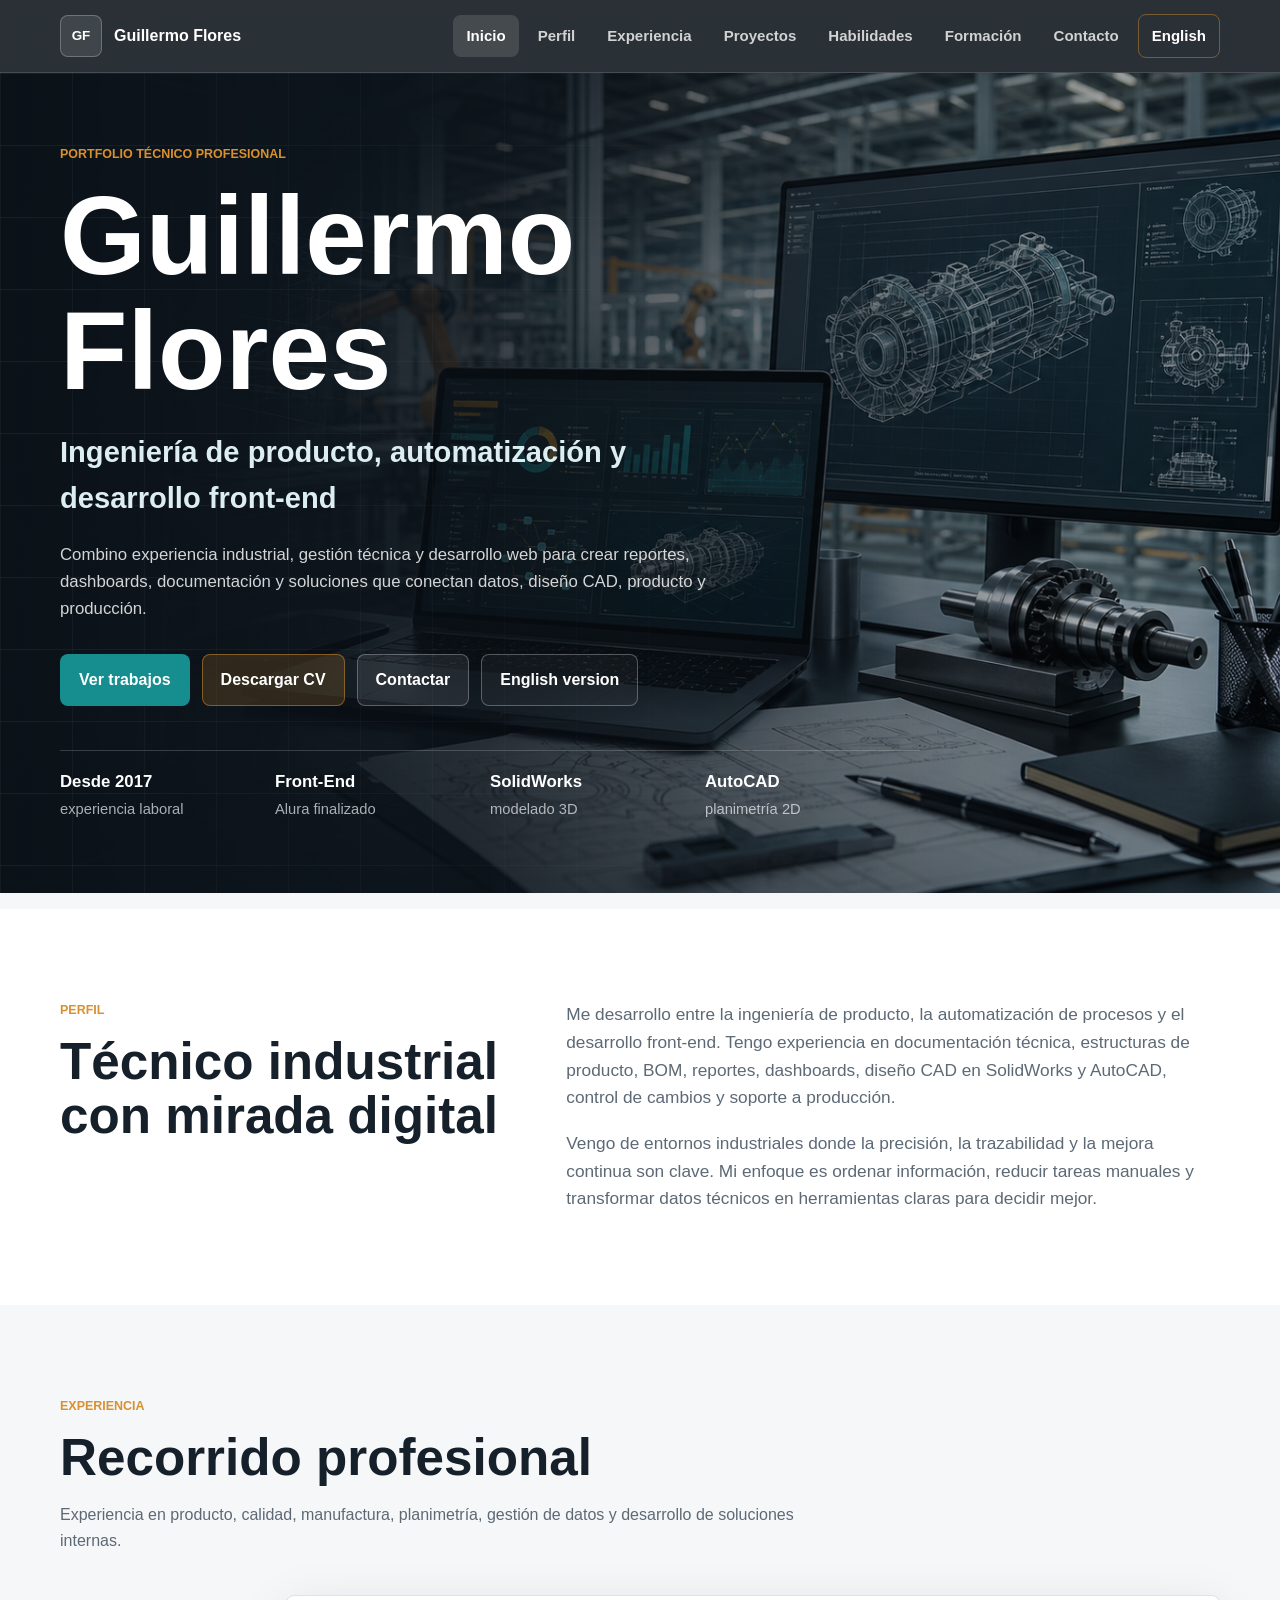
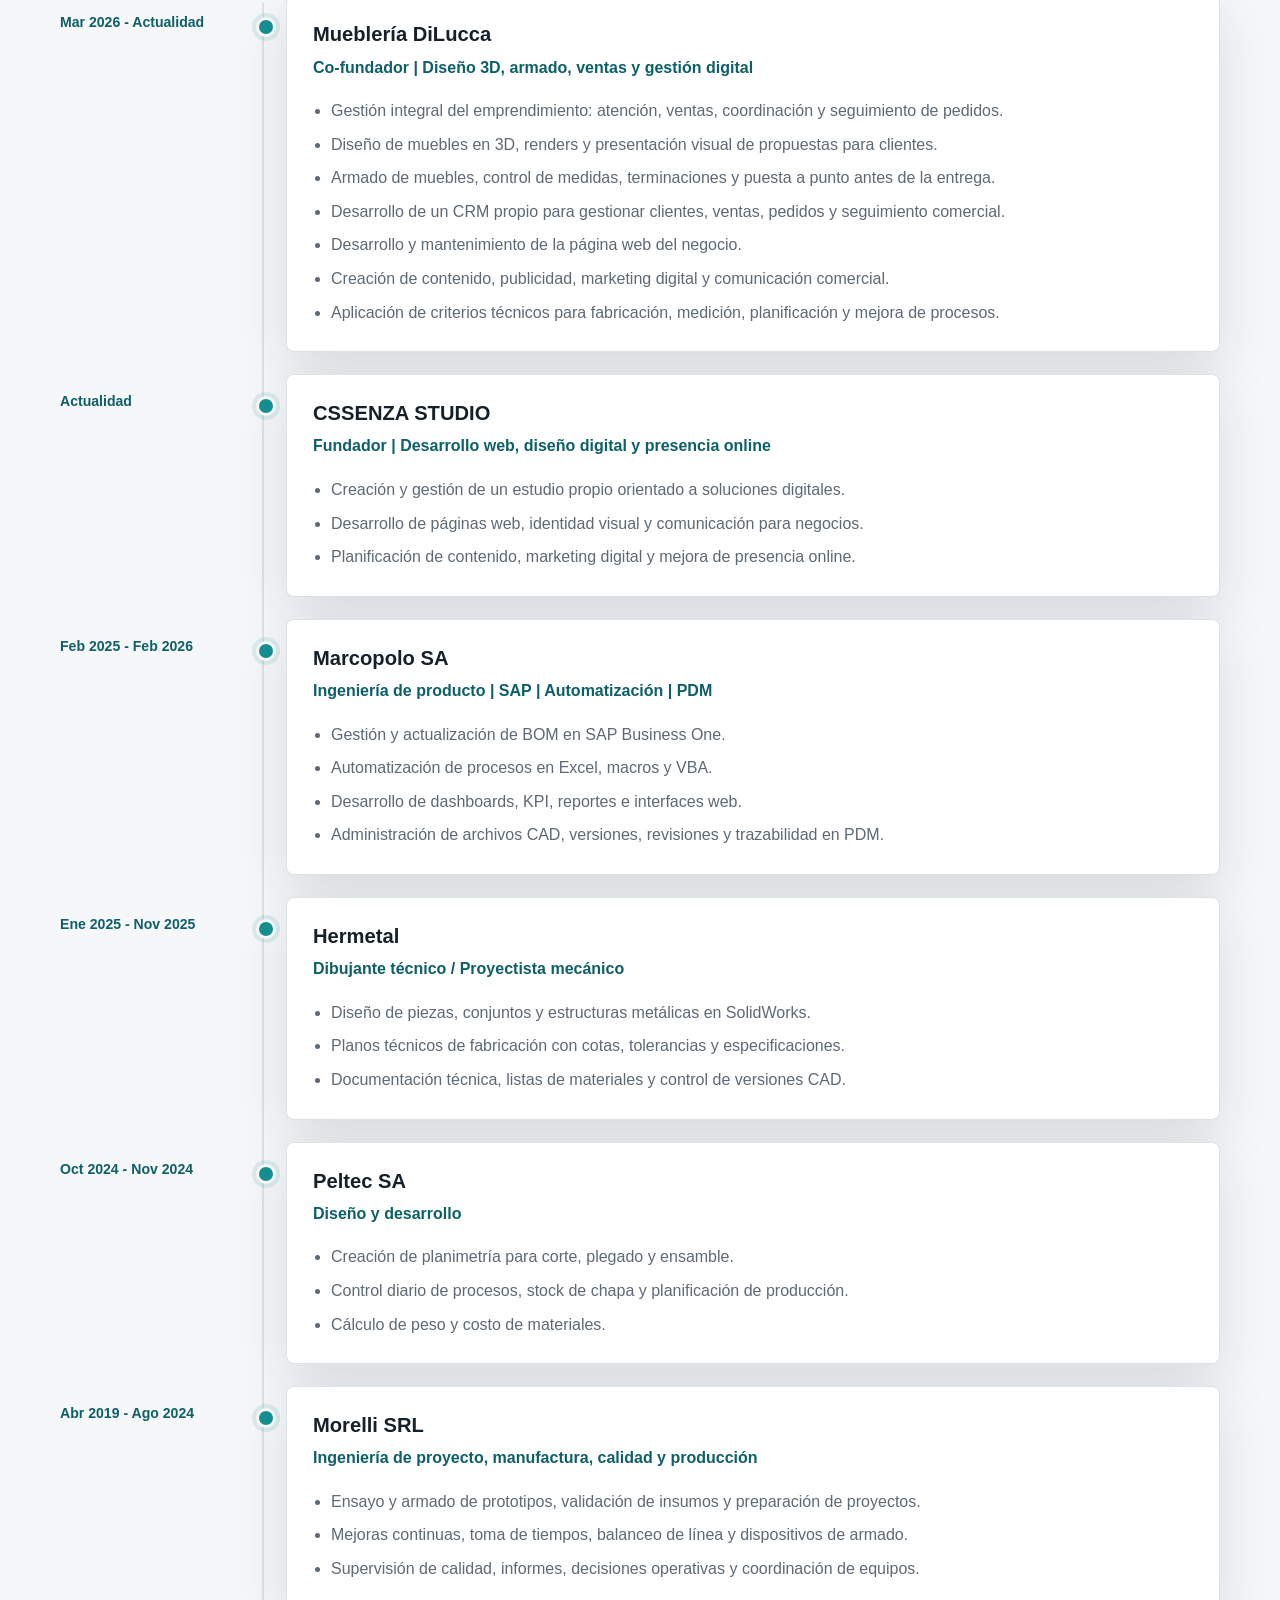
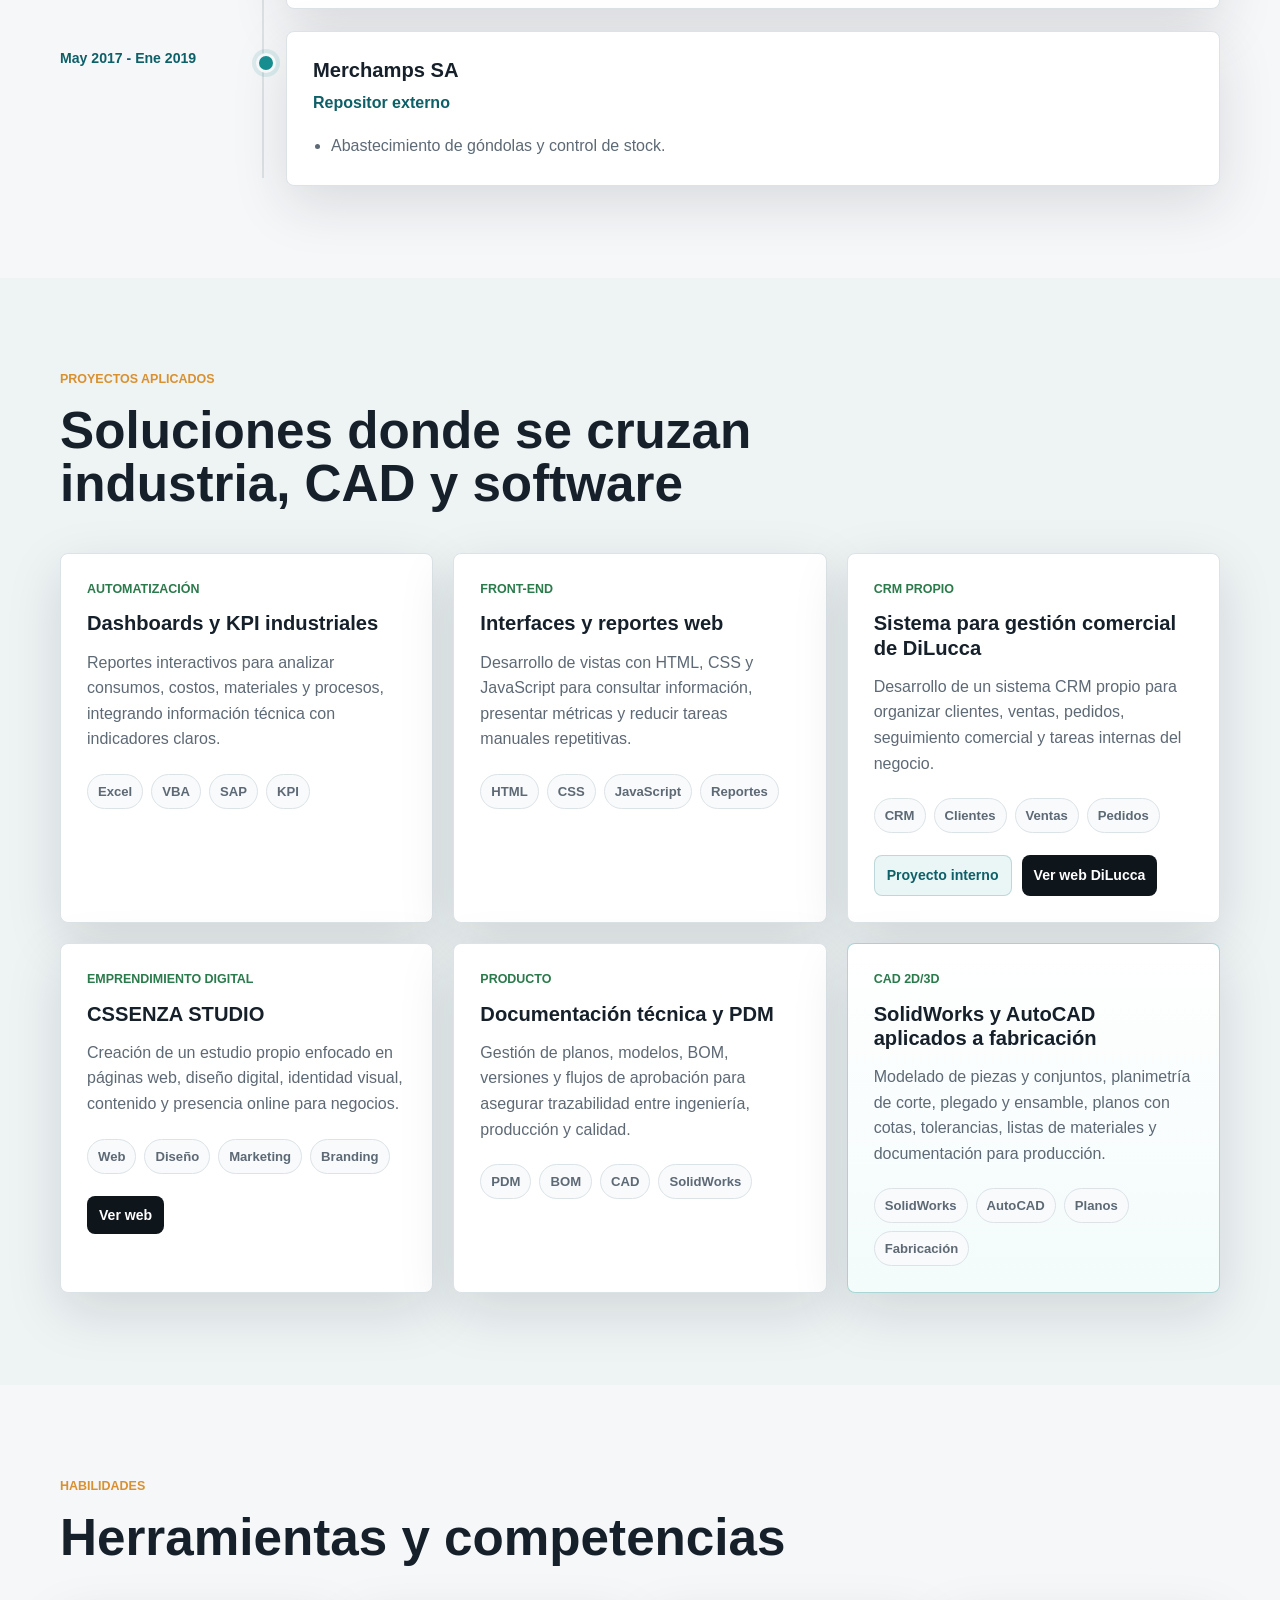
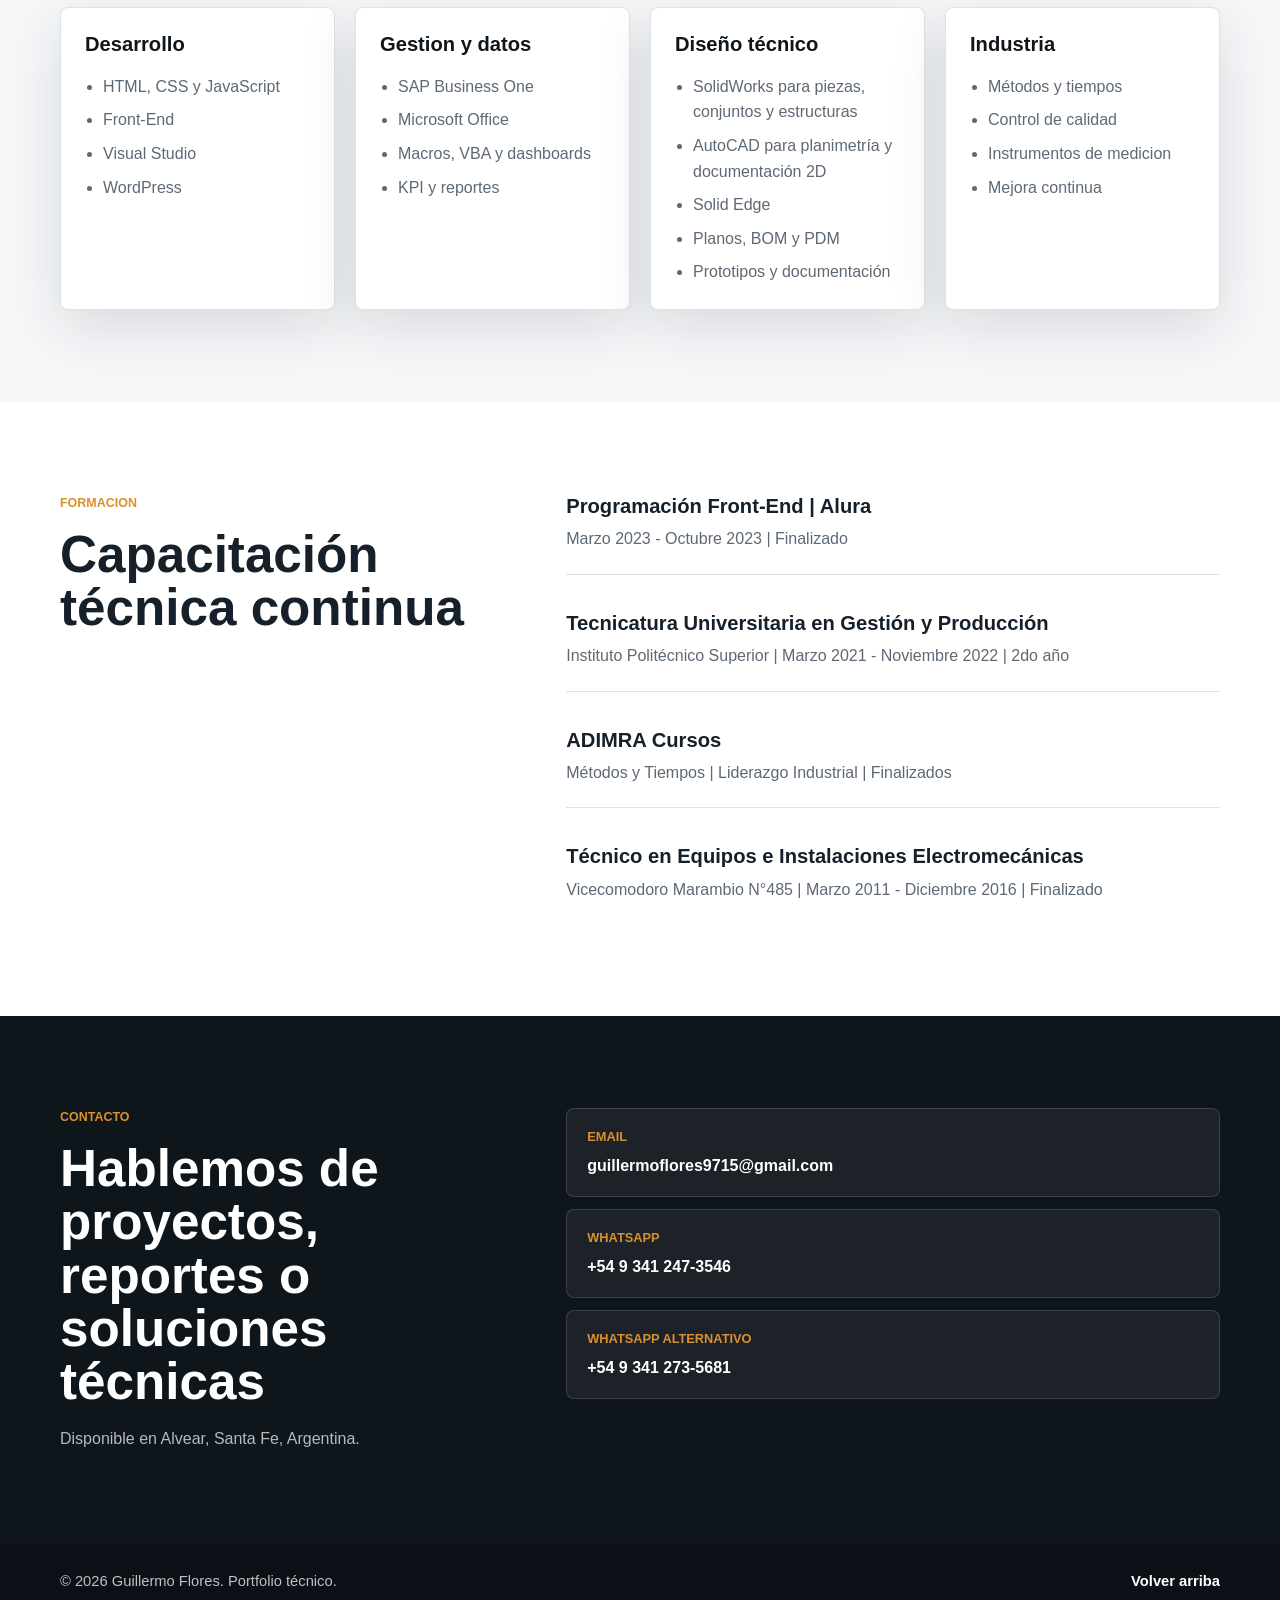
<file: index.html>
<!doctype html>
<html lang="es">
  <head>
    <meta charset="UTF-8" />
    <meta name="viewport" content="width=device-width, initial-scale=1.0" />
    <meta
      name="description"
      content="Portfolio profesional de Guillermo Flores: desarrollo front-end, automatización, SAP/PDM, CAD e ingeniería de producto."
    />
    <title>Guillermo Flores | Portfolio técnico</title>
    <link rel="stylesheet" href="styles.css" />
  </head>
  <body>
    <header class="site-header">
      <nav class="nav" aria-label="Navegación principal">
        <a class="brand" href="#inicio" aria-label="Ir al inicio">
          <span class="brand-mark">GF</span>
          <span>Guillermo Flores</span>
        </a>

        <button class="menu-toggle" type="button" aria-expanded="false" aria-controls="nav-menu">
          <span></span>
          <span></span>
          <span></span>
        </button>

        <div class="nav-menu" id="nav-menu">
          <a href="#inicio">Inicio</a>
          <a href="#perfil">Perfil</a>
          <a href="#experiencia">Experiencia</a>
          <a href="#proyectos">Proyectos</a>
          <a href="#habilidades">Habilidades</a>
          <a href="#formacion">Formación</a>
          <a href="#contacto">Contacto</a>
          <a class="language-link" href="index-en.html" aria-label="View portfolio in English">English</a>
        </div>
      </nav>
    </header>

    <main>
      <section class="hero" id="inicio" aria-labelledby="hero-title">
        <div class="hero-overlay"></div>
        <div class="hero-content reveal">
          <p class="eyebrow">Portfolio técnico profesional</p>
          <h1 id="hero-title">Guillermo Flores</h1>
          <p class="hero-role">Ingeniería de producto, automatización y desarrollo front-end</p>
          <p class="hero-copy">
            Combino experiencia industrial, gestión técnica y desarrollo web para crear reportes,
            dashboards, documentación y soluciones que conectan datos, diseño CAD, producto y
            producción.
          </p>

          <div class="hero-actions" aria-label="Acciones principales">
            <a class="button primary" href="#proyectos">Ver trabajos</a>
            <a
              class="button cv-download"
              href="Guillermo%20Flores%20-%20CV%20Portfolio.docx"
              download="Guillermo Flores - CV Portfolio.docx"
            >
              Descargar CV
            </a>
            <a class="button secondary" href="mailto:guillermoflores9715@gmail.com">Contactar</a>
            <a class="button language-action" href="index-en.html">English version</a>
          </div>

          <dl class="hero-facts" aria-label="Datos destacados">
            <div>
              <dt>Desde 2017</dt>
              <dd>experiencia laboral</dd>
            </div>
            <div>
              <dt>Front-End</dt>
              <dd>Alura finalizado</dd>
            </div>
            <div>
              <dt>SolidWorks</dt>
              <dd>modelado 3D</dd>
            </div>
            <div>
              <dt>AutoCAD</dt>
              <dd>planimetría 2D</dd>
            </div>
          </dl>
        </div>
      </section>

      <section class="section profile-band" id="perfil" aria-labelledby="perfil-title">
        <div class="section-inner two-column">
          <div class="section-heading reveal">
            <p class="eyebrow">Perfil</p>
            <h2 id="perfil-title">Técnico industrial con mirada digital</h2>
          </div>
          <div class="profile-text reveal">
            <p>
              Me desarrollo entre la ingeniería de producto, la automatización de procesos y el
              desarrollo front-end. Tengo experiencia en documentación técnica, estructuras de
              producto, BOM, reportes, dashboards, diseño CAD en SolidWorks y AutoCAD, control de
              cambios y soporte a producción.
            </p>
            <p>
              Vengo de entornos industriales donde la precisión, la trazabilidad y la mejora
              continua son clave. Mi enfoque es ordenar información, reducir tareas manuales y
              transformar datos técnicos en herramientas claras para decidir mejor.
            </p>
          </div>
        </div>
      </section>

      <section class="section" id="experiencia" aria-labelledby="experiencia-title">
        <div class="section-inner">
          <div class="section-heading narrow reveal">
            <p class="eyebrow">Experiencia</p>
            <h2 id="experiencia-title">Recorrido profesional</h2>
            <p>
              Experiencia en producto, calidad, manufactura, planimetría, gestión de datos y
              desarrollo de soluciones internas.
            </p>
          </div>

          <div class="timeline">
            <article class="timeline-item reveal">
              <div class="timeline-date">Mar 2026 - Actualidad</div>
              <div class="timeline-card">
                <h3>Mueblería DiLucca</h3>
                <p class="role">Co-fundador | Diseño 3D, armado, ventas y gestión digital</p>
                <ul>
                  <li>Gestión integral del emprendimiento: atención, ventas, coordinación y seguimiento de pedidos.</li>
                  <li>Diseño de muebles en 3D, renders y presentación visual de propuestas para clientes.</li>
                  <li>Armado de muebles, control de medidas, terminaciones y puesta a punto antes de la entrega.</li>
                  <li>Desarrollo de un CRM propio para gestionar clientes, ventas, pedidos y seguimiento comercial.</li>
                  <li>Desarrollo y mantenimiento de la página web del negocio.</li>
                  <li>Creación de contenido, publicidad, marketing digital y comunicación comercial.</li>
                  <li>Aplicación de criterios técnicos para fabricación, medición, planificación y mejora de procesos.</li>
                </ul>
              </div>
            </article>

            <article class="timeline-item reveal">
              <div class="timeline-date">Actualidad</div>
              <div class="timeline-card">
                <h3>CSSENZA STUDIO</h3>
                <p class="role">Fundador | Desarrollo web, diseño digital y presencia online</p>
                <ul>
                  <li>Creación y gestión de un estudio propio orientado a soluciones digitales.</li>
                  <li>Desarrollo de páginas web, identidad visual y comunicación para negocios.</li>
                  <li>Planificación de contenido, marketing digital y mejora de presencia online.</li>
                </ul>
              </div>
            </article>

            <article class="timeline-item reveal">
              <div class="timeline-date">Feb 2025 - Feb 2026</div>
              <div class="timeline-card">
                <h3>Marcopolo SA</h3>
                <p class="role">Ingeniería de producto | SAP | Automatización | PDM</p>
                <ul>
                  <li>Gestión y actualización de BOM en SAP Business One.</li>
                  <li>Automatización de procesos en Excel, macros y VBA.</li>
                  <li>Desarrollo de dashboards, KPI, reportes e interfaces web.</li>
                  <li>Administración de archivos CAD, versiones, revisiones y trazabilidad en PDM.</li>
                </ul>
              </div>
            </article>

            <article class="timeline-item reveal">
              <div class="timeline-date">Ene 2025 - Nov 2025</div>
              <div class="timeline-card">
                <h3>Hermetal</h3>
                <p class="role">Dibujante técnico / Proyectista mecánico</p>
                <ul>
                  <li>Diseño de piezas, conjuntos y estructuras metálicas en SolidWorks.</li>
                  <li>Planos técnicos de fabricación con cotas, tolerancias y especificaciones.</li>
                  <li>Documentación técnica, listas de materiales y control de versiones CAD.</li>
                </ul>
              </div>
            </article>

            <article class="timeline-item reveal">
              <div class="timeline-date">Oct 2024 - Nov 2024</div>
              <div class="timeline-card">
                <h3>Peltec SA</h3>
                <p class="role">Diseño y desarrollo</p>
                <ul>
                  <li>Creación de planimetría para corte, plegado y ensamble.</li>
                  <li>Control diario de procesos, stock de chapa y planificación de producción.</li>
                  <li>Cálculo de peso y costo de materiales.</li>
                </ul>
              </div>
            </article>

            <article class="timeline-item reveal">
              <div class="timeline-date">Abr 2019 - Ago 2024</div>
              <div class="timeline-card">
                <h3>Morelli SRL</h3>
                <p class="role">Ingeniería de proyecto, manufactura, calidad y producción</p>
                <ul>
                  <li>Ensayo y armado de prototipos, validación de insumos y preparación de proyectos.</li>
                  <li>Mejoras continuas, toma de tiempos, balanceo de línea y dispositivos de armado.</li>
                  <li>Supervisión de calidad, informes, decisiones operativas y coordinación de equipos.</li>
                </ul>
              </div>
            </article>

            <article class="timeline-item reveal">
              <div class="timeline-date">May 2017 - Ene 2019</div>
              <div class="timeline-card">
                <h3>Merchamps SA</h3>
                <p class="role">Repositor externo</p>
                <ul>
                  <li>Abastecimiento de góndolas y control de stock.</li>
                </ul>
              </div>
            </article>
          </div>
        </div>
      </section>

      <section class="section projects-band" id="proyectos" aria-labelledby="proyectos-title">
        <div class="section-inner">
          <div class="section-heading narrow reveal">
            <p class="eyebrow">Proyectos aplicados</p>
            <h2 id="proyectos-title">Soluciones donde se cruzan industria, CAD y software</h2>
          </div>

          <div class="project-grid">
            <article class="project-card reveal">
              <p class="project-kicker">Automatización</p>
              <h3>Dashboards y KPI industriales</h3>
              <p>
                Reportes interactivos para analizar consumos, costos, materiales y procesos,
                integrando información técnica con indicadores claros.
              </p>
              <div class="tags">
                <span>Excel</span>
                <span>VBA</span>
                <span>SAP</span>
                <span>KPI</span>
              </div>
            </article>

            <article class="project-card reveal">
              <p class="project-kicker">Front-End</p>
              <h3>Interfaces y reportes web</h3>
              <p>
                Desarrollo de vistas con HTML, CSS y JavaScript para consultar información,
                presentar métricas y reducir tareas manuales repetitivas.
              </p>
              <div class="tags">
                <span>HTML</span>
                <span>CSS</span>
                <span>JavaScript</span>
                <span>Reportes</span>
              </div>
            </article>

            <article class="project-card reveal">
              <p class="project-kicker">CRM propio</p>
              <h3>Sistema para gestión comercial de DiLucca</h3>
              <p>
                Desarrollo de un sistema CRM propio para organizar clientes, ventas, pedidos,
                seguimiento comercial y tareas internas del negocio.
              </p>
              <div class="tags">
                <span>CRM</span>
                <span>Clientes</span>
                <span>Ventas</span>
                <span>Pedidos</span>
              </div>
              <div class="project-actions">
                <span class="project-status">Proyecto interno</span>
                <a
                  class="project-link"
                  href="https://www.mueblesdilucca.com.ar"
                  target="_blank"
                  rel="noreferrer"
                >
                  Ver web DiLucca
                </a>
              </div>
            </article>

            <article class="project-card reveal">
              <p class="project-kicker">Emprendimiento digital</p>
              <h3>CSSENZA STUDIO</h3>
              <p>
                Creación de un estudio propio enfocado en páginas web, diseño digital, identidad
                visual, contenido y presencia online para negocios.
              </p>
              <div class="tags">
                <span>Web</span>
                <span>Diseño</span>
                <span>Marketing</span>
                <span>Branding</span>
              </div>
              <div class="project-actions">
                <a
                  class="project-link"
                  href="https://www.cssenza.com.ar"
                  target="_blank"
                  rel="noreferrer"
                >
                  Ver web
                </a>
              </div>
            </article>

            <article class="project-card reveal">
              <p class="project-kicker">Producto</p>
              <h3>Documentación técnica y PDM</h3>
              <p>
                Gestión de planos, modelos, BOM, versiones y flujos de aprobación para asegurar
                trazabilidad entre ingeniería, producción y calidad.
              </p>
              <div class="tags">
                <span>PDM</span>
                <span>BOM</span>
                <span>CAD</span>
                <span>SolidWorks</span>
              </div>
            </article>

            <article class="project-card cad-highlight reveal">
              <p class="project-kicker">CAD 2D/3D</p>
              <h3>SolidWorks y AutoCAD aplicados a fabricación</h3>
              <p>
                Modelado de piezas y conjuntos, planimetría de corte, plegado y ensamble, planos
                con cotas, tolerancias, listas de materiales y documentación para producción.
              </p>
              <div class="tags">
                <span>SolidWorks</span>
                <span>AutoCAD</span>
                <span>Planos</span>
                <span>Fabricación</span>
              </div>
            </article>
          </div>
        </div>
      </section>

      <section class="section" id="habilidades" aria-labelledby="habilidades-title">
        <div class="section-inner">
          <div class="section-heading narrow reveal">
            <p class="eyebrow">Habilidades</p>
              <h2 id="habilidades-title">Herramientas y competencias</h2>
          </div>

          <div class="skills-grid">
            <article class="skill-card reveal">
              <h3>Desarrollo</h3>
              <ul>
                <li>HTML, CSS y JavaScript</li>
                <li>Front-End</li>
                <li>Visual Studio</li>
                <li>WordPress</li>
              </ul>
            </article>

            <article class="skill-card reveal">
              <h3>Gestion y datos</h3>
              <ul>
                <li>SAP Business One</li>
                <li>Microsoft Office</li>
                <li>Macros, VBA y dashboards</li>
                <li>KPI y reportes</li>
              </ul>
            </article>

            <article class="skill-card reveal">
              <h3>Diseño técnico</h3>
              <ul>
                <li>SolidWorks para piezas, conjuntos y estructuras</li>
                <li>AutoCAD para planimetría y documentación 2D</li>
                <li>Solid Edge</li>
                <li>Planos, BOM y PDM</li>
                <li>Prototipos y documentación</li>
              </ul>
            </article>

            <article class="skill-card reveal">
              <h3>Industria</h3>
              <ul>
                <li>Métodos y tiempos</li>
                <li>Control de calidad</li>
                <li>Instrumentos de medicion</li>
                <li>Mejora continua</li>
              </ul>
            </article>
          </div>
        </div>
      </section>

      <section class="section education-band" id="formacion" aria-labelledby="formacion-title">
        <div class="section-inner two-column">
          <div class="section-heading reveal">
            <p class="eyebrow">Formacion</p>
              <h2 id="formacion-title">Capacitación técnica continua</h2>
          </div>

          <div class="education-list reveal">
            <article>
              <h3>Programación Front-End | Alura</h3>
              <p>Marzo 2023 - Octubre 2023 | Finalizado</p>
            </article>
            <article>
              <h3>Tecnicatura Universitaria en Gestión y Producción</h3>
              <p>Instituto Politécnico Superior | Marzo 2021 - Noviembre 2022 | 2do año</p>
            </article>
            <article>
              <h3>ADIMRA Cursos</h3>
              <p>Métodos y Tiempos | Liderazgo Industrial | Finalizados</p>
            </article>
            <article>
              <h3>Técnico en Equipos e Instalaciones Electromecánicas</h3>
              <p>Vicecomodoro Marambio N°485 | Marzo 2011 - Diciembre 2016 | Finalizado</p>
            </article>
          </div>
        </div>
      </section>

      <section class="section contact-section" id="contacto" aria-labelledby="contacto-title">
        <div class="section-inner contact-layout">
          <div class="section-heading reveal">
            <p class="eyebrow">Contacto</p>
            <h2 id="contacto-title">Hablemos de proyectos, reportes o soluciones técnicas</h2>
            <p>Disponible en Alvear, Santa Fe, Argentina.</p>
          </div>

          <div class="contact-panel reveal">
            <a href="mailto:guillermoflores9715@gmail.com">
              <span>Email</span>
              guillermoflores9715@gmail.com
            </a>
            <a href="https://wa.me/5493412473546" target="_blank" rel="noreferrer">
              <span>WhatsApp</span>
              +54 9 341 247-3546
            </a>
            <a href="https://wa.me/5493412735681" target="_blank" rel="noreferrer">
              <span>WhatsApp alternativo</span>
              +54 9 341 273-5681
            </a>
          </div>
        </div>
      </section>
    </main>

    <footer class="footer">
      <p>© <span id="year"></span> Guillermo Flores. Portfolio técnico.</p>
      <a href="#inicio">Volver arriba</a>
    </footer>

    <script src="script.js"></script>
  </body>
</html>
</file>
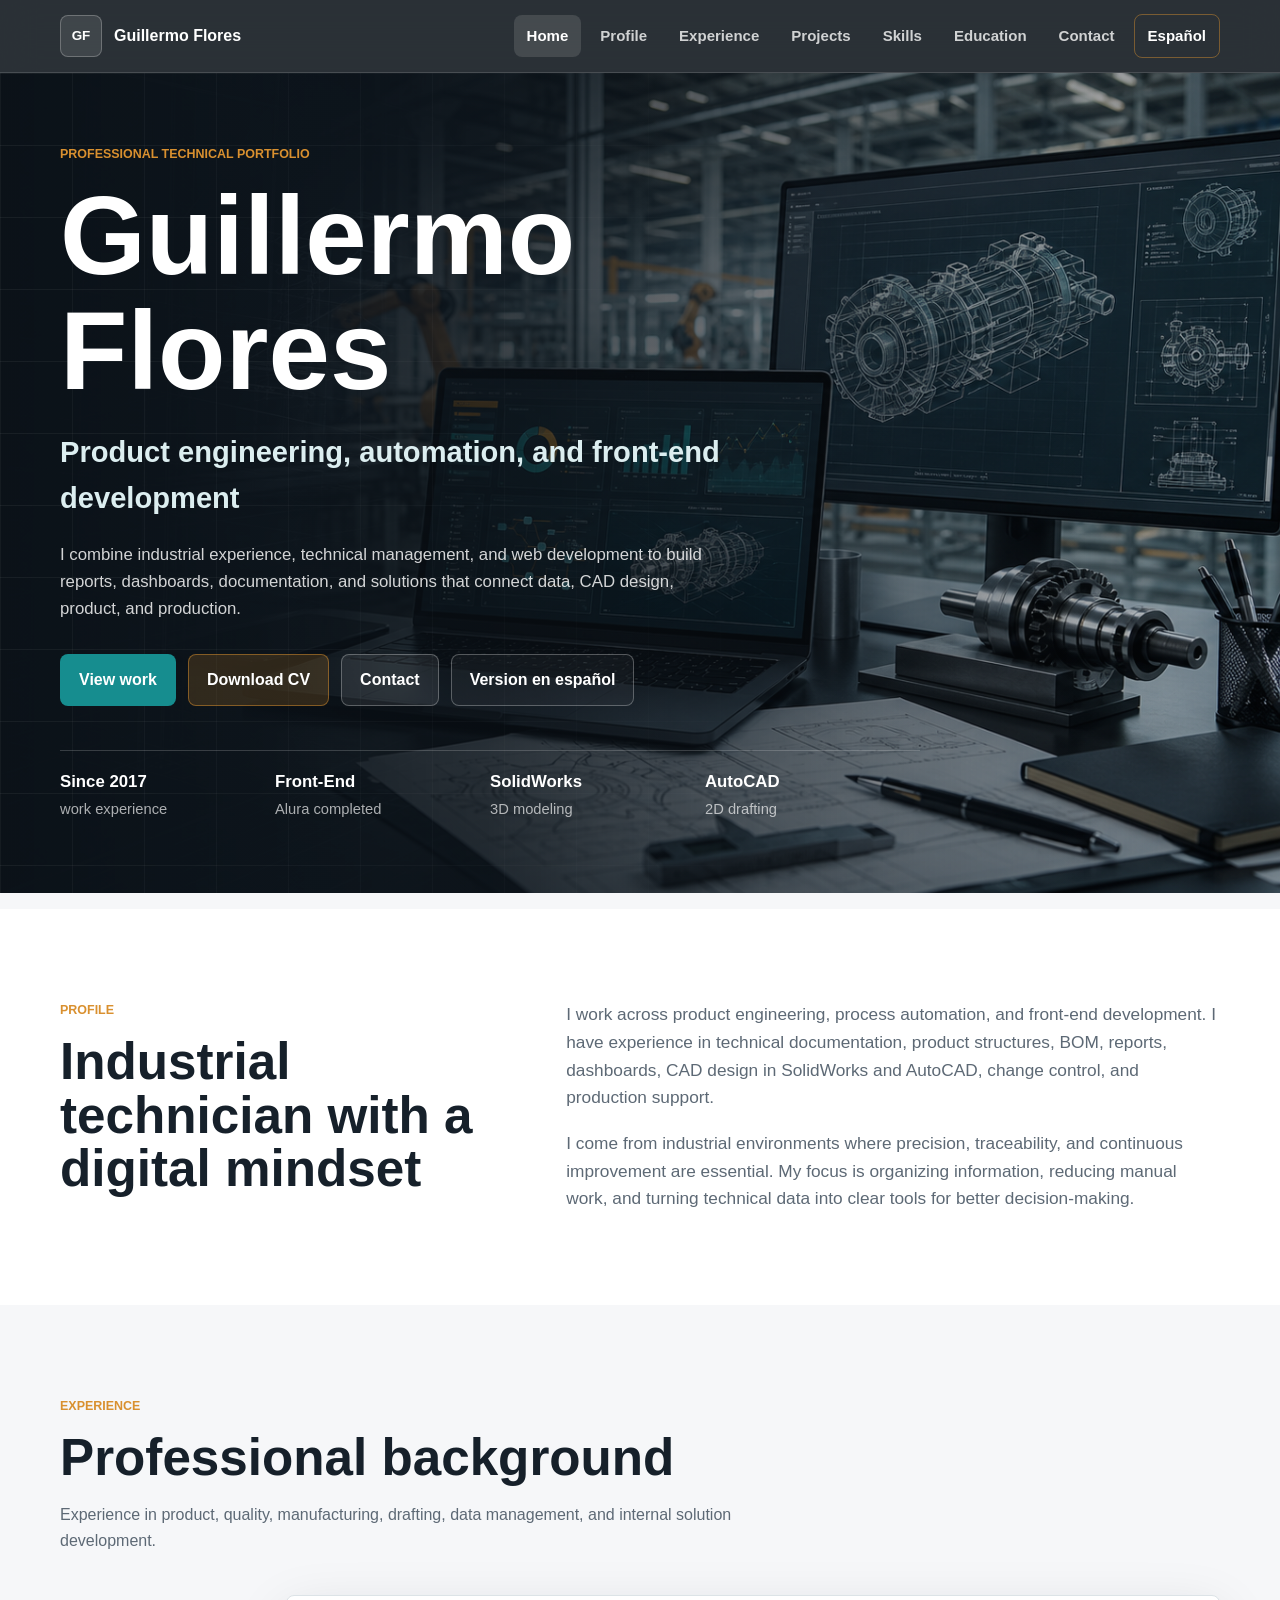
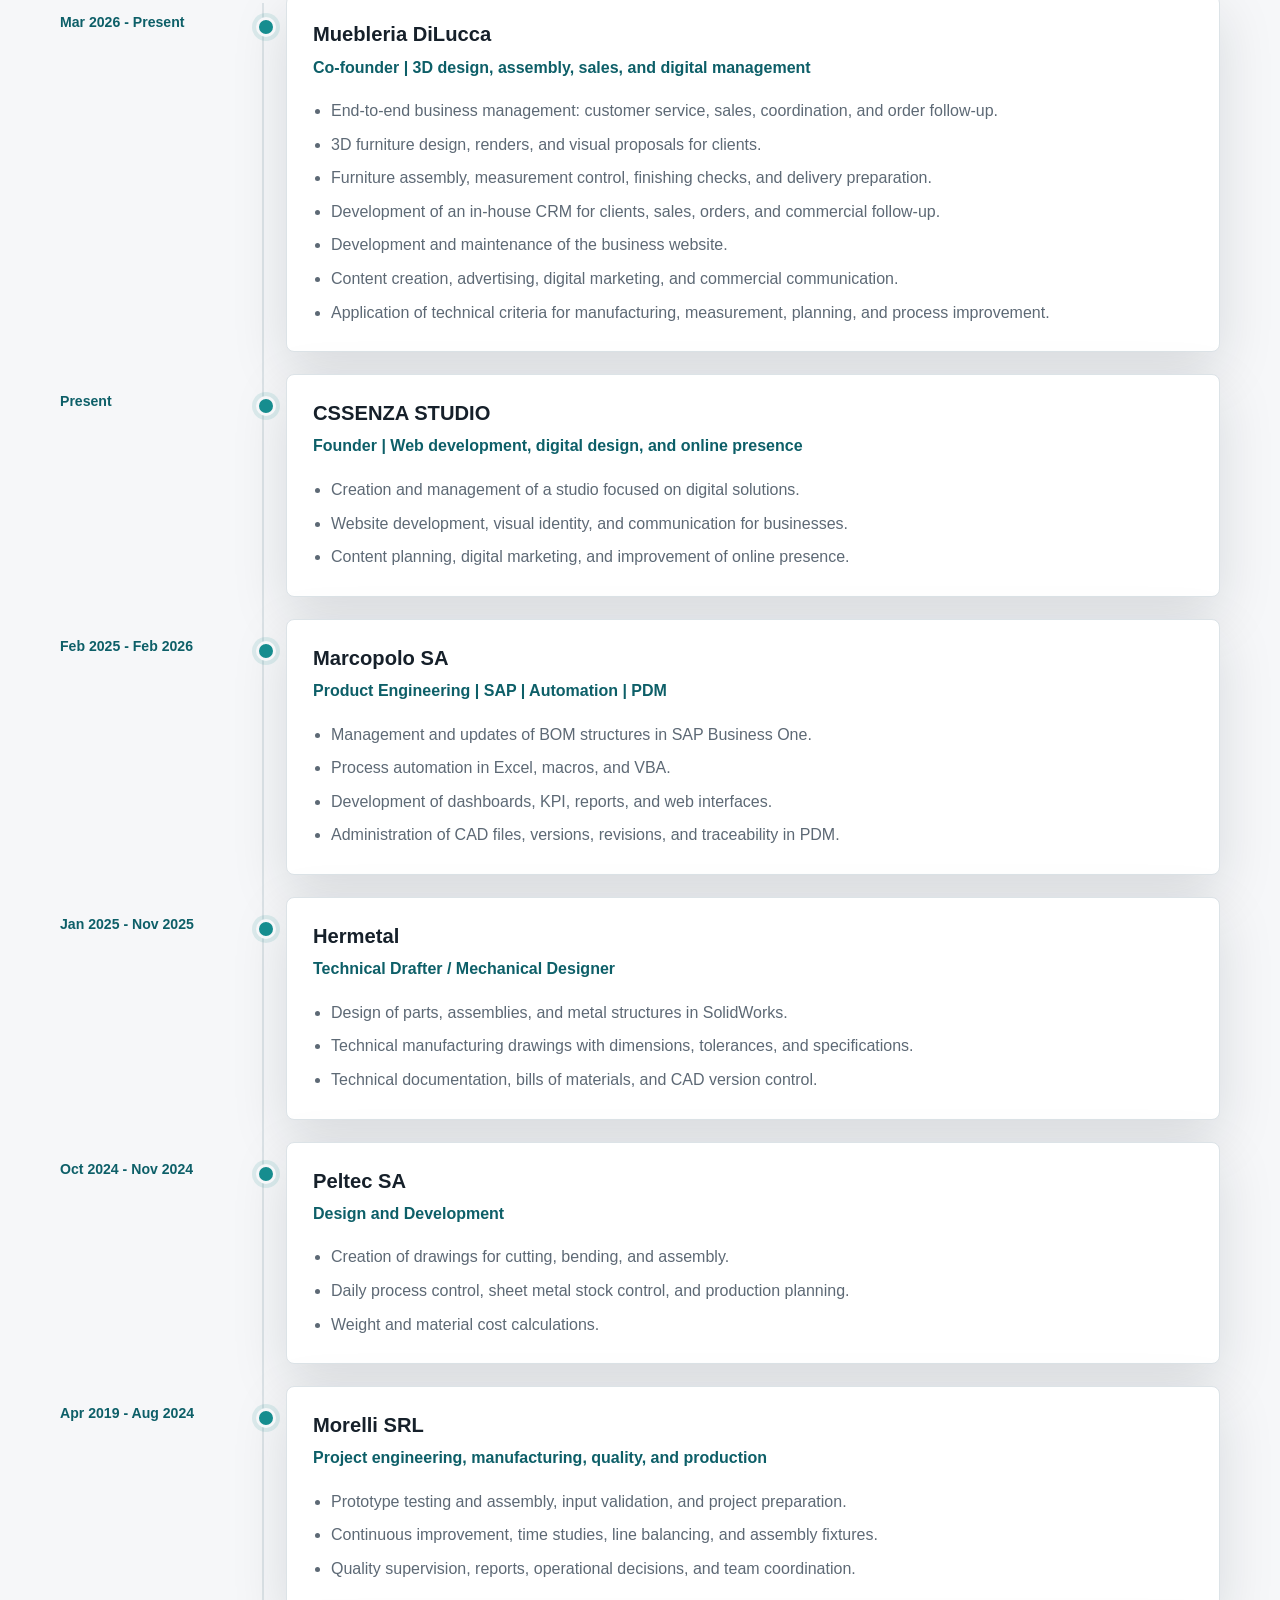
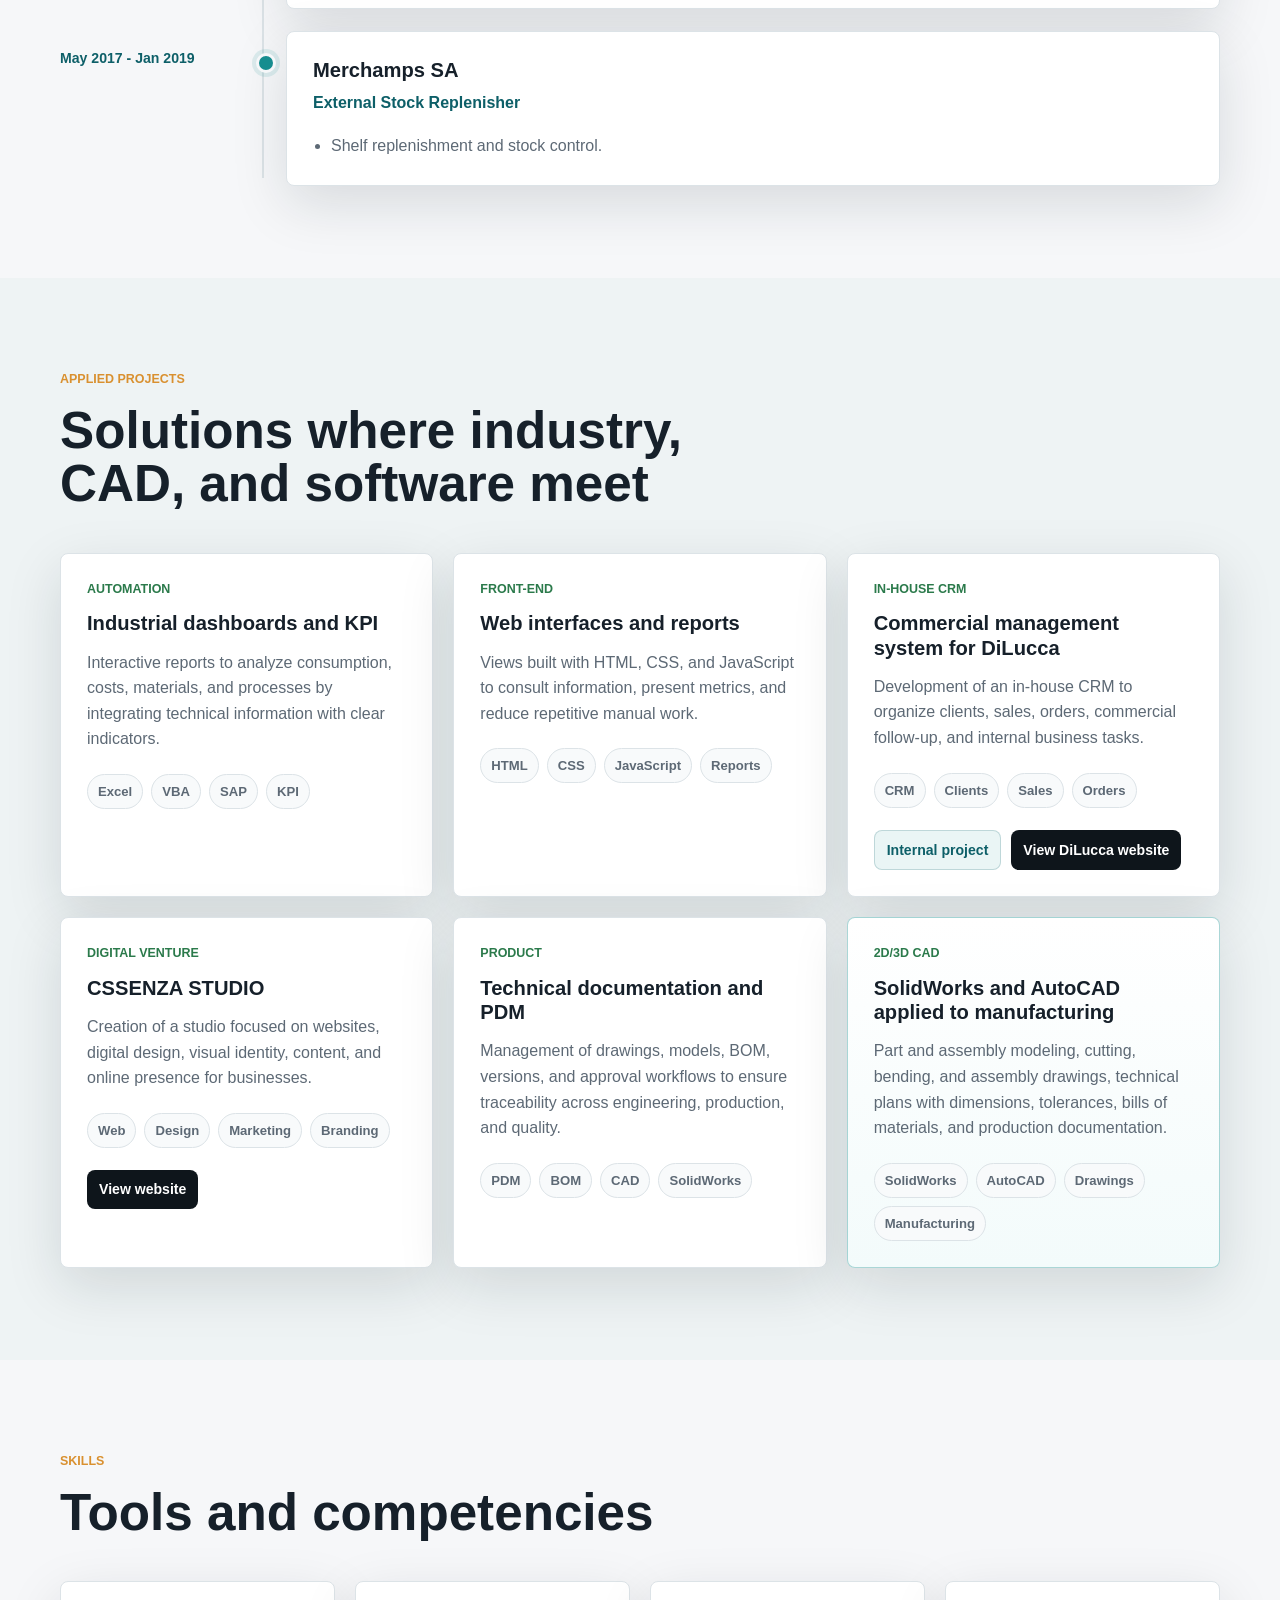
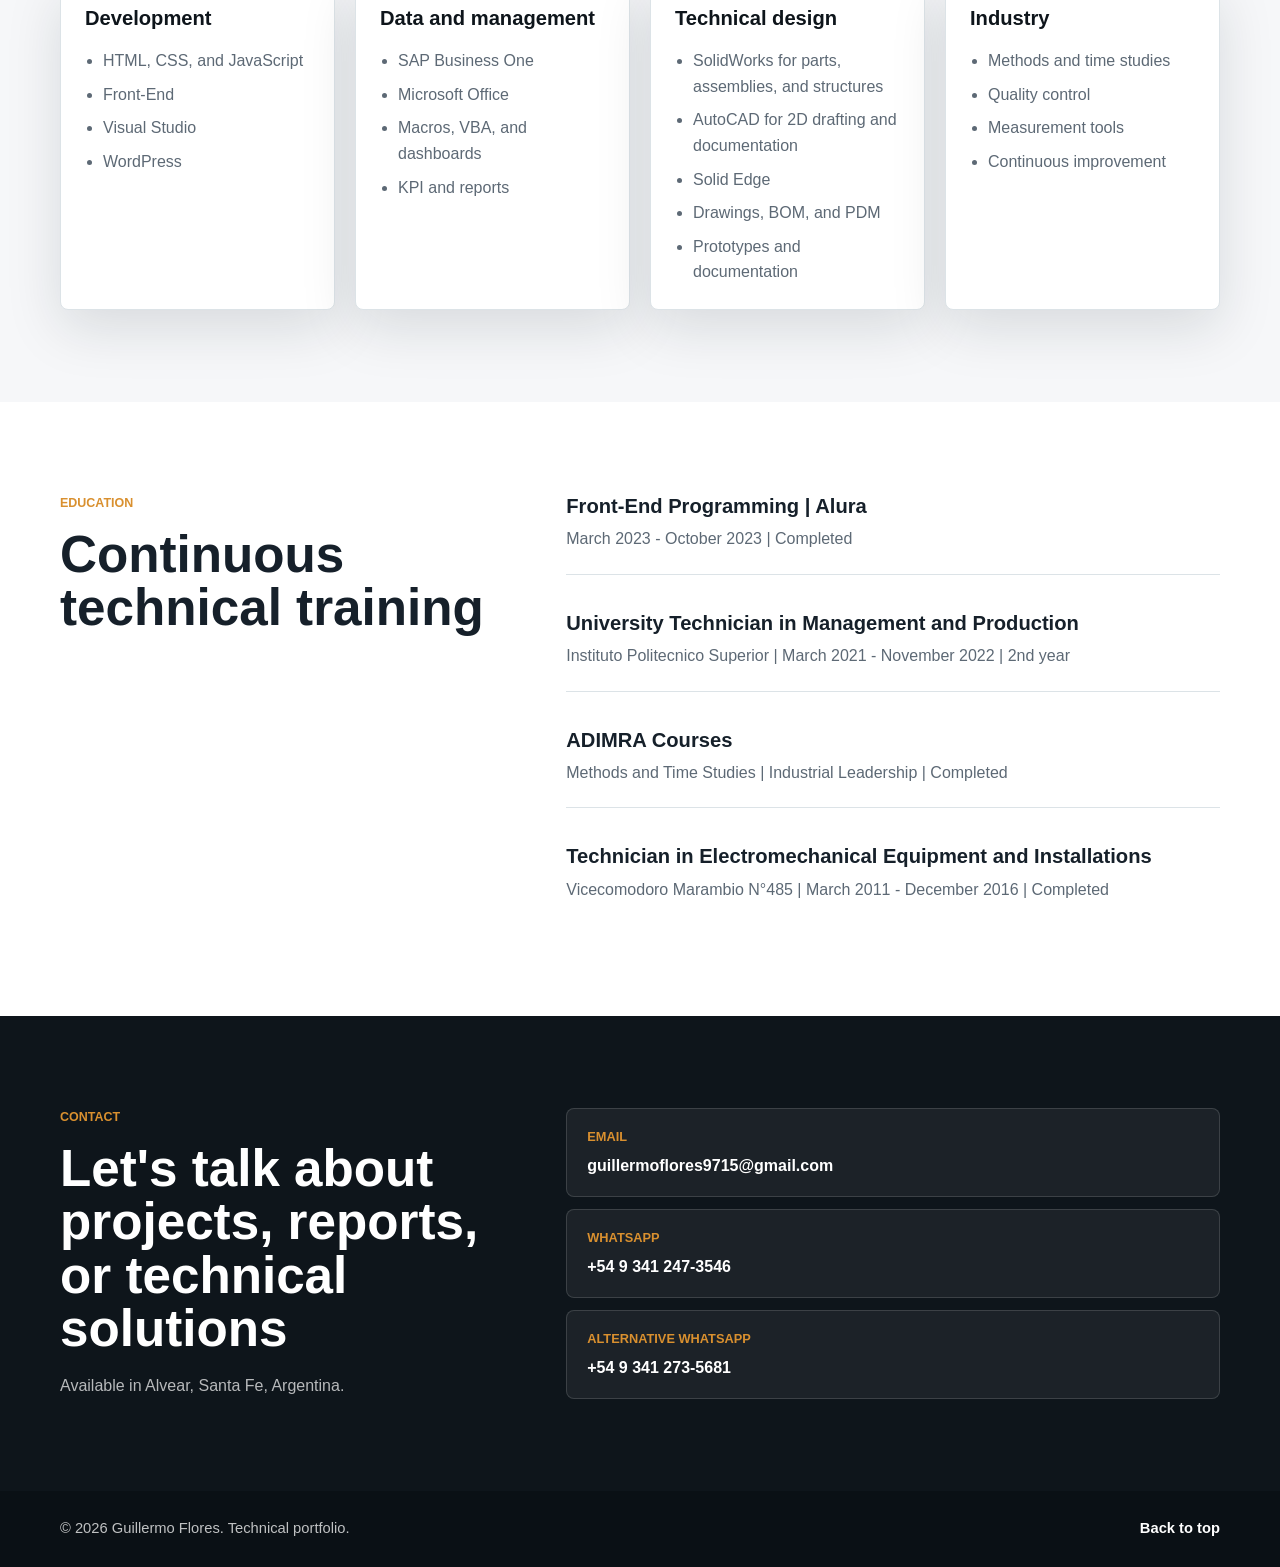
<file: index-en.html>
<!doctype html>
<html lang="en">
  <head>
    <meta charset="UTF-8" />
    <meta name="viewport" content="width=device-width, initial-scale=1.0" />
    <meta
      name="description"
      content="Professional portfolio of Guillermo Flores: front-end development, automation, SAP/PDM, CAD, and product engineering."
    />
    <title>Guillermo Flores | Technical Portfolio</title>
    <link rel="stylesheet" href="styles.css" />
  </head>
  <body>
    <header class="site-header">
      <nav class="nav" aria-label="Main navigation">
        <a class="brand" href="#inicio" aria-label="Go to home">
          <span class="brand-mark">GF</span>
          <span>Guillermo Flores</span>
        </a>

        <button class="menu-toggle" type="button" aria-expanded="false" aria-controls="nav-menu">
          <span></span>
          <span></span>
          <span></span>
        </button>

        <div class="nav-menu" id="nav-menu">
          <a href="#inicio">Home</a>
          <a href="#perfil">Profile</a>
          <a href="#experiencia">Experience</a>
          <a href="#proyectos">Projects</a>
          <a href="#habilidades">Skills</a>
          <a href="#formacion">Education</a>
          <a href="#contacto">Contact</a>
          <a class="language-link" href="index.html" aria-label="Ver portfolio en espanol">Español</a>
        </div>
      </nav>
    </header>

    <main>
      <section class="hero" id="inicio" aria-labelledby="hero-title">
        <div class="hero-overlay"></div>
        <div class="hero-content reveal">
          <p class="eyebrow">Professional technical portfolio</p>
          <h1 id="hero-title">Guillermo Flores</h1>
          <p class="hero-role">Product engineering, automation, and front-end development</p>
          <p class="hero-copy">
            I combine industrial experience, technical management, and web development to build
            reports, dashboards, documentation, and solutions that connect data, CAD design,
            product, and production.
          </p>

          <div class="hero-actions" aria-label="Main actions">
            <a class="button primary" href="#proyectos">View work</a>
            <a
              class="button cv-download"
              href="Guillermo%20Flores%20-%20CV%20Portfolio%20EN.docx"
              download="Guillermo Flores - CV Portfolio EN.docx"
            >
              Download CV
            </a>
            <a class="button secondary" href="mailto:guillermoflores9715@gmail.com">Contact</a>
            <a class="button language-action" href="index.html">Version en español</a>
          </div>

          <dl class="hero-facts" aria-label="Key facts">
            <div>
              <dt>Since 2017</dt>
              <dd>work experience</dd>
            </div>
            <div>
              <dt>Front-End</dt>
              <dd>Alura completed</dd>
            </div>
            <div>
              <dt>SolidWorks</dt>
              <dd>3D modeling</dd>
            </div>
            <div>
              <dt>AutoCAD</dt>
              <dd>2D drafting</dd>
            </div>
          </dl>
        </div>
      </section>

      <section class="section profile-band" id="perfil" aria-labelledby="perfil-title">
        <div class="section-inner two-column">
          <div class="section-heading reveal">
            <p class="eyebrow">Profile</p>
            <h2 id="perfil-title">Industrial technician with a digital mindset</h2>
          </div>
          <div class="profile-text reveal">
            <p>
              I work across product engineering, process automation, and front-end development. I
              have experience in technical documentation, product structures, BOM, reports,
              dashboards, CAD design in SolidWorks and AutoCAD, change control, and production
              support.
            </p>
            <p>
              I come from industrial environments where precision, traceability, and continuous
              improvement are essential. My focus is organizing information, reducing manual work,
              and turning technical data into clear tools for better decision-making.
            </p>
          </div>
        </div>
      </section>

      <section class="section" id="experiencia" aria-labelledby="experiencia-title">
        <div class="section-inner">
          <div class="section-heading narrow reveal">
            <p class="eyebrow">Experience</p>
            <h2 id="experiencia-title">Professional background</h2>
            <p>
              Experience in product, quality, manufacturing, drafting, data management, and internal
              solution development.
            </p>
          </div>

          <div class="timeline">
            <article class="timeline-item reveal">
              <div class="timeline-date">Mar 2026 - Present</div>
              <div class="timeline-card">
                <h3>Muebleria DiLucca</h3>
                <p class="role">Co-founder | 3D design, assembly, sales, and digital management</p>
                <ul>
                  <li>End-to-end business management: customer service, sales, coordination, and order follow-up.</li>
                  <li>3D furniture design, renders, and visual proposals for clients.</li>
                  <li>Furniture assembly, measurement control, finishing checks, and delivery preparation.</li>
                  <li>Development of an in-house CRM for clients, sales, orders, and commercial follow-up.</li>
                  <li>Development and maintenance of the business website.</li>
                  <li>Content creation, advertising, digital marketing, and commercial communication.</li>
                  <li>Application of technical criteria for manufacturing, measurement, planning, and process improvement.</li>
                </ul>
              </div>
            </article>

            <article class="timeline-item reveal">
              <div class="timeline-date">Present</div>
              <div class="timeline-card">
                <h3>CSSENZA STUDIO</h3>
                <p class="role">Founder | Web development, digital design, and online presence</p>
                <ul>
                  <li>Creation and management of a studio focused on digital solutions.</li>
                  <li>Website development, visual identity, and communication for businesses.</li>
                  <li>Content planning, digital marketing, and improvement of online presence.</li>
                </ul>
              </div>
            </article>

            <article class="timeline-item reveal">
              <div class="timeline-date">Feb 2025 - Feb 2026</div>
              <div class="timeline-card">
                <h3>Marcopolo SA</h3>
                <p class="role">Product Engineering | SAP | Automation | PDM</p>
                <ul>
                  <li>Management and updates of BOM structures in SAP Business One.</li>
                  <li>Process automation in Excel, macros, and VBA.</li>
                  <li>Development of dashboards, KPI, reports, and web interfaces.</li>
                  <li>Administration of CAD files, versions, revisions, and traceability in PDM.</li>
                </ul>
              </div>
            </article>

            <article class="timeline-item reveal">
              <div class="timeline-date">Jan 2025 - Nov 2025</div>
              <div class="timeline-card">
                <h3>Hermetal</h3>
                <p class="role">Technical Drafter / Mechanical Designer</p>
                <ul>
                  <li>Design of parts, assemblies, and metal structures in SolidWorks.</li>
                  <li>Technical manufacturing drawings with dimensions, tolerances, and specifications.</li>
                  <li>Technical documentation, bills of materials, and CAD version control.</li>
                </ul>
              </div>
            </article>

            <article class="timeline-item reveal">
              <div class="timeline-date">Oct 2024 - Nov 2024</div>
              <div class="timeline-card">
                <h3>Peltec SA</h3>
                <p class="role">Design and Development</p>
                <ul>
                  <li>Creation of drawings for cutting, bending, and assembly.</li>
                  <li>Daily process control, sheet metal stock control, and production planning.</li>
                  <li>Weight and material cost calculations.</li>
                </ul>
              </div>
            </article>

            <article class="timeline-item reveal">
              <div class="timeline-date">Apr 2019 - Aug 2024</div>
              <div class="timeline-card">
                <h3>Morelli SRL</h3>
                <p class="role">Project engineering, manufacturing, quality, and production</p>
                <ul>
                  <li>Prototype testing and assembly, input validation, and project preparation.</li>
                  <li>Continuous improvement, time studies, line balancing, and assembly fixtures.</li>
                  <li>Quality supervision, reports, operational decisions, and team coordination.</li>
                </ul>
              </div>
            </article>

            <article class="timeline-item reveal">
              <div class="timeline-date">May 2017 - Jan 2019</div>
              <div class="timeline-card">
                <h3>Merchamps SA</h3>
                <p class="role">External Stock Replenisher</p>
                <ul>
                  <li>Shelf replenishment and stock control.</li>
                </ul>
              </div>
            </article>
          </div>
        </div>
      </section>

      <section class="section projects-band" id="proyectos" aria-labelledby="proyectos-title">
        <div class="section-inner">
          <div class="section-heading narrow reveal">
            <p class="eyebrow">Applied projects</p>
            <h2 id="proyectos-title">Solutions where industry, CAD, and software meet</h2>
          </div>

          <div class="project-grid">
            <article class="project-card reveal">
              <p class="project-kicker">Automation</p>
              <h3>Industrial dashboards and KPI</h3>
              <p>
                Interactive reports to analyze consumption, costs, materials, and processes by
                integrating technical information with clear indicators.
              </p>
              <div class="tags">
                <span>Excel</span>
                <span>VBA</span>
                <span>SAP</span>
                <span>KPI</span>
              </div>
            </article>

            <article class="project-card reveal">
              <p class="project-kicker">Front-End</p>
              <h3>Web interfaces and reports</h3>
              <p>
                Views built with HTML, CSS, and JavaScript to consult information, present metrics,
                and reduce repetitive manual work.
              </p>
              <div class="tags">
                <span>HTML</span>
                <span>CSS</span>
                <span>JavaScript</span>
                <span>Reports</span>
              </div>
            </article>

            <article class="project-card reveal">
              <p class="project-kicker">In-house CRM</p>
              <h3>Commercial management system for DiLucca</h3>
              <p>
                Development of an in-house CRM to organize clients, sales, orders, commercial
                follow-up, and internal business tasks.
              </p>
              <div class="tags">
                <span>CRM</span>
                <span>Clients</span>
                <span>Sales</span>
                <span>Orders</span>
              </div>
              <div class="project-actions">
                <span class="project-status">Internal project</span>
                <a
                  class="project-link"
                  href="https://www.mueblesdilucca.com.ar"
                  target="_blank"
                  rel="noreferrer"
                >
                  View DiLucca website
                </a>
              </div>
            </article>

            <article class="project-card reveal">
              <p class="project-kicker">Digital venture</p>
              <h3>CSSENZA STUDIO</h3>
              <p>
                Creation of a studio focused on websites, digital design, visual identity, content,
                and online presence for businesses.
              </p>
              <div class="tags">
                <span>Web</span>
                <span>Design</span>
                <span>Marketing</span>
                <span>Branding</span>
              </div>
              <div class="project-actions">
                <a
                  class="project-link"
                  href="https://www.cssenza.com.ar"
                  target="_blank"
                  rel="noreferrer"
                >
                  View website
                </a>
              </div>
            </article>

            <article class="project-card reveal">
              <p class="project-kicker">Product</p>
              <h3>Technical documentation and PDM</h3>
              <p>
                Management of drawings, models, BOM, versions, and approval workflows to ensure
                traceability across engineering, production, and quality.
              </p>
              <div class="tags">
                <span>PDM</span>
                <span>BOM</span>
                <span>CAD</span>
                <span>SolidWorks</span>
              </div>
            </article>

            <article class="project-card cad-highlight reveal">
              <p class="project-kicker">2D/3D CAD</p>
              <h3>SolidWorks and AutoCAD applied to manufacturing</h3>
              <p>
                Part and assembly modeling, cutting, bending, and assembly drawings, technical
                plans with dimensions, tolerances, bills of materials, and production documentation.
              </p>
              <div class="tags">
                <span>SolidWorks</span>
                <span>AutoCAD</span>
                <span>Drawings</span>
                <span>Manufacturing</span>
              </div>
            </article>
          </div>
        </div>
      </section>

      <section class="section" id="habilidades" aria-labelledby="habilidades-title">
        <div class="section-inner">
          <div class="section-heading narrow reveal">
            <p class="eyebrow">Skills</p>
            <h2 id="habilidades-title">Tools and competencies</h2>
          </div>

          <div class="skills-grid">
            <article class="skill-card reveal">
              <h3>Development</h3>
              <ul>
                <li>HTML, CSS, and JavaScript</li>
                <li>Front-End</li>
                <li>Visual Studio</li>
                <li>WordPress</li>
              </ul>
            </article>

            <article class="skill-card reveal">
              <h3>Data and management</h3>
              <ul>
                <li>SAP Business One</li>
                <li>Microsoft Office</li>
                <li>Macros, VBA, and dashboards</li>
                <li>KPI and reports</li>
              </ul>
            </article>

            <article class="skill-card reveal">
              <h3>Technical design</h3>
              <ul>
                <li>SolidWorks for parts, assemblies, and structures</li>
                <li>AutoCAD for 2D drafting and documentation</li>
                <li>Solid Edge</li>
                <li>Drawings, BOM, and PDM</li>
                <li>Prototypes and documentation</li>
              </ul>
            </article>

            <article class="skill-card reveal">
              <h3>Industry</h3>
              <ul>
                <li>Methods and time studies</li>
                <li>Quality control</li>
                <li>Measurement tools</li>
                <li>Continuous improvement</li>
              </ul>
            </article>
          </div>
        </div>
      </section>

      <section class="section education-band" id="formacion" aria-labelledby="formacion-title">
        <div class="section-inner two-column">
          <div class="section-heading reveal">
            <p class="eyebrow">Education</p>
            <h2 id="formacion-title">Continuous technical training</h2>
          </div>

          <div class="education-list reveal">
            <article>
              <h3>Front-End Programming | Alura</h3>
              <p>March 2023 - October 2023 | Completed</p>
            </article>
            <article>
              <h3>University Technician in Management and Production</h3>
              <p>Instituto Politecnico Superior | March 2021 - November 2022 | 2nd year</p>
            </article>
            <article>
              <h3>ADIMRA Courses</h3>
              <p>Methods and Time Studies | Industrial Leadership | Completed</p>
            </article>
            <article>
              <h3>Technician in Electromechanical Equipment and Installations</h3>
              <p>Vicecomodoro Marambio N°485 | March 2011 - December 2016 | Completed</p>
            </article>
          </div>
        </div>
      </section>

      <section class="section contact-section" id="contacto" aria-labelledby="contacto-title">
        <div class="section-inner contact-layout">
          <div class="section-heading reveal">
            <p class="eyebrow">Contact</p>
            <h2 id="contacto-title">Let's talk about projects, reports, or technical solutions</h2>
            <p>Available in Alvear, Santa Fe, Argentina.</p>
          </div>

          <div class="contact-panel reveal">
            <a href="mailto:guillermoflores9715@gmail.com">
              <span>Email</span>
              guillermoflores9715@gmail.com
            </a>
            <a href="https://wa.me/5493412473546" target="_blank" rel="noreferrer">
              <span>WhatsApp</span>
              +54 9 341 247-3546
            </a>
            <a href="https://wa.me/5493412735681" target="_blank" rel="noreferrer">
              <span>Alternative WhatsApp</span>
              +54 9 341 273-5681
            </a>
          </div>
        </div>
      </section>
    </main>

    <footer class="footer">
      <p>© <span id="year"></span> Guillermo Flores. Technical portfolio.</p>
      <a href="#inicio">Back to top</a>
    </footer>

    <script src="script.js"></script>
  </body>
</html>
</file>
<file: styles.css>
:root {
  --bg: #f6f7f9;
  --surface: #ffffff;
  --surface-strong: #eef3f4;
  --ink: #16202a;
  --muted: #5d6975;
  --line: #dce3e7;
  --teal: #168d8f;
  --teal-dark: #0d5f68;
  --amber: #d9902f;
  --green: #2b7a4b;
  --charcoal: #0e151b;
  --shadow: 0 18px 55px rgba(16, 30, 42, 0.13);
  --radius: 8px;
  --max-width: 1160px;
}

* {
  box-sizing: border-box;
}

html {
  scroll-behavior: smooth;
}

body {
  margin: 0;
  background: var(--bg);
  color: var(--ink);
  font-family: "Segoe UI", Arial, sans-serif;
  line-height: 1.6;
}

body.menu-open {
  overflow: hidden;
}

a {
  color: inherit;
  text-decoration: none;
}

img {
  display: block;
  max-width: 100%;
}

.site-header {
  position: sticky;
  top: 0;
  z-index: 50;
  border-bottom: 1px solid rgba(255, 255, 255, 0.14);
  background: rgba(14, 21, 27, 0.88);
  backdrop-filter: blur(18px);
  color: #ffffff;
}

.nav {
  display: flex;
  align-items: center;
  justify-content: space-between;
  width: min(100% - 32px, var(--max-width));
  min-height: 72px;
  margin: 0 auto;
}

.brand {
  display: inline-flex;
  align-items: center;
  gap: 12px;
  font-weight: 800;
}

.brand-mark {
  display: grid;
  width: 42px;
  height: 42px;
  place-items: center;
  border: 1px solid rgba(255, 255, 255, 0.24);
  border-radius: 8px;
  background: rgba(255, 255, 255, 0.1);
  color: #ffffff;
  font-size: 0.84rem;
  letter-spacing: 0;
}

.nav-menu {
  display: flex;
  align-items: center;
  gap: 6px;
}

.nav-menu a {
  min-height: 40px;
  padding: 9px 13px;
  border-radius: 8px;
  color: rgba(255, 255, 255, 0.78);
  font-size: 0.94rem;
  font-weight: 600;
  transition: background 180ms ease, color 180ms ease;
}

.nav-menu a:hover,
.nav-menu a.active {
  background: rgba(255, 255, 255, 0.12);
  color: #ffffff;
}

.nav-menu .language-link {
  border: 1px solid rgba(217, 144, 47, 0.45);
  color: #ffffff;
}

.menu-toggle {
  display: none;
  width: 44px;
  height: 44px;
  padding: 0;
  border: 1px solid rgba(255, 255, 255, 0.24);
  border-radius: 8px;
  background: transparent;
  cursor: pointer;
}

.menu-toggle span {
  display: block;
  width: 20px;
  height: 2px;
  margin: 5px auto;
  background: #ffffff;
  transition: transform 180ms ease, opacity 180ms ease;
}

.menu-open .menu-toggle span:nth-child(1) {
  transform: translateY(7px) rotate(45deg);
}

.menu-open .menu-toggle span:nth-child(2) {
  opacity: 0;
}

.menu-open .menu-toggle span:nth-child(3) {
  transform: translateY(-7px) rotate(-45deg);
}

.hero {
  position: relative;
  display: grid;
  min-height: min(790px, 78vh);
  overflow: hidden;
  background:
    linear-gradient(90deg, rgba(10, 16, 22, 0.92) 0%, rgba(10, 16, 22, 0.78) 38%, rgba(10, 16, 22, 0.18) 100%),
    url("assets/hero-technical-portfolio.png") center right / cover no-repeat;
  color: #ffffff;
}

.hero::after {
  content: "";
  position: absolute;
  inset: auto 0 0;
  height: 16px;
  background: var(--bg);
}

.hero-overlay {
  position: absolute;
  inset: 0;
  background-image:
    linear-gradient(rgba(255, 255, 255, 0.055) 1px, transparent 1px),
    linear-gradient(90deg, rgba(255, 255, 255, 0.045) 1px, transparent 1px);
  background-size: 72px 72px;
  mask-image: linear-gradient(90deg, black, transparent 68%);
}

.hero-content {
  position: relative;
  z-index: 1;
  align-self: center;
  width: min(100% - 32px, var(--max-width));
  margin: 0 auto;
  padding: 72px 0 88px;
}

.eyebrow {
  margin: 0 0 14px;
  color: var(--amber);
  font-size: 0.78rem;
  font-weight: 800;
  letter-spacing: 0;
  text-transform: uppercase;
}

.hero h1,
.section-heading h2 {
  margin: 0;
  line-height: 1.04;
  letter-spacing: 0;
}

.hero h1 {
  max-width: 680px;
  font-size: clamp(3rem, 9vw, 6.9rem);
  font-weight: 800;
}

.hero-role {
  max-width: 690px;
  margin: 20px 0 0;
  color: #dceef0;
  font-size: clamp(1.16rem, 2.5vw, 1.82rem);
  font-weight: 700;
}

.hero-copy {
  max-width: 650px;
  margin: 20px 0 0;
  color: rgba(255, 255, 255, 0.82);
  font-size: 1.05rem;
}

.hero-actions {
  display: flex;
  flex-wrap: wrap;
  gap: 12px;
  margin-top: 32px;
}

.button {
  display: inline-flex;
  align-items: center;
  justify-content: center;
  min-height: 48px;
  padding: 12px 18px;
  border: 1px solid transparent;
  border-radius: 8px;
  font-weight: 800;
  transition: transform 180ms ease, border-color 180ms ease, background 180ms ease;
}

.button:hover {
  transform: translateY(-2px);
}

.button.primary {
  background: var(--teal);
  color: #ffffff;
}

.button.secondary {
  border-color: rgba(255, 255, 255, 0.28);
  background: rgba(255, 255, 255, 0.08);
  color: #ffffff;
}

.button.cv-download {
  border-color: rgba(217, 144, 47, 0.5);
  background: rgba(217, 144, 47, 0.18);
  color: #ffffff;
}

.button.cv-download:hover {
  background: rgba(217, 144, 47, 0.28);
}

.button.language-action {
  border-color: rgba(255, 255, 255, 0.28);
  background: rgba(255, 255, 255, 0.04);
  color: #ffffff;
}

.button.language-action:hover {
  background: rgba(255, 255, 255, 0.12);
}

.hero-facts {
  display: grid;
  grid-template-columns: repeat(4, minmax(0, 1fr));
  max-width: 860px;
  margin: 44px 0 0;
  padding: 0;
  border-top: 1px solid rgba(255, 255, 255, 0.18);
}

.hero-facts div {
  padding: 18px 20px 0 0;
}

.hero-facts dt {
  color: #ffffff;
  font-size: 1.05rem;
  font-weight: 800;
}

.hero-facts dd {
  margin: 2px 0 0;
  color: rgba(255, 255, 255, 0.66);
  font-size: 0.92rem;
}

.section {
  padding: 92px 0;
}

main section[id] {
  scroll-margin-top: 86px;
}

.hero[id] {
  scroll-margin-top: 0;
}

.section-inner {
  width: min(100% - 32px, var(--max-width));
  margin: 0 auto;
}

.profile-band,
.education-band {
  background: var(--surface);
}

.projects-band {
  background: var(--surface-strong);
}

.two-column,
.contact-layout {
  display: grid;
  grid-template-columns: minmax(260px, 0.82fr) minmax(0, 1.18fr);
  gap: 52px;
  align-items: start;
}

.section-heading h2 {
  font-size: clamp(2rem, 4vw, 3.7rem);
  font-weight: 800;
}

.section-heading p:not(.eyebrow),
.profile-text p {
  margin: 18px 0 0;
  color: var(--muted);
  font-size: 1rem;
}

.section-heading.narrow {
  max-width: 760px;
  margin-bottom: 42px;
}

.profile-text {
  display: grid;
  gap: 18px;
}

.profile-text p {
  margin: 0;
  font-size: 1.08rem;
}

.timeline {
  position: relative;
  display: grid;
  gap: 22px;
}

.timeline::before {
  content: "";
  position: absolute;
  top: 8px;
  bottom: 8px;
  left: 202px;
  width: 2px;
  background: var(--line);
}

.timeline-item {
  position: relative;
  display: grid;
  grid-template-columns: 180px 1fr;
  gap: 46px;
  align-items: start;
}

.timeline-item::before {
  content: "";
  position: absolute;
  top: 22px;
  left: 196px;
  width: 14px;
  height: 14px;
  border: 3px solid var(--bg);
  border-radius: 50%;
  background: var(--teal);
  box-shadow: 0 0 0 4px rgba(22, 141, 143, 0.12);
}

.timeline-date {
  padding-top: 16px;
  color: var(--teal-dark);
  font-size: 0.88rem;
  font-weight: 800;
}

.timeline-card,
.project-card,
.skill-card {
  border: 1px solid var(--line);
  border-radius: var(--radius);
  background: var(--surface);
  box-shadow: var(--shadow);
}

.timeline-card {
  padding: 26px;
}

.timeline-card h3,
.project-card h3,
.skill-card h3,
.education-list h3 {
  margin: 0;
  line-height: 1.2;
  font-size: 1.26rem;
}

.role,
.project-kicker {
  margin: 8px 0 0;
  color: var(--teal-dark);
  font-weight: 800;
}

.timeline-card ul,
.skill-card ul {
  display: grid;
  gap: 8px;
  margin: 18px 0 0;
  padding-left: 18px;
  color: var(--muted);
}

.project-grid,
.skills-grid {
  display: grid;
  gap: 20px;
}

.project-grid {
  grid-template-columns: repeat(6, minmax(0, 1fr));
}

.project-card {
  display: grid;
  align-content: start;
  grid-column: span 2;
  min-height: 312px;
  padding: 26px;
}

.project-card.cad-highlight {
  border-color: rgba(22, 141, 143, 0.36);
  background: linear-gradient(180deg, #ffffff 0%, #f3fbfb 100%);
}

.project-card p:not(.project-kicker) {
  margin: 14px 0 0;
  color: var(--muted);
}

.project-kicker {
  margin: 0 0 12px;
  color: var(--green);
  font-size: 0.78rem;
  text-transform: uppercase;
}

.tags {
  display: flex;
  flex-wrap: wrap;
  gap: 8px;
  margin-top: 22px;
}

.tags span {
  padding: 6px 10px;
  border: 1px solid var(--line);
  border-radius: 999px;
  background: #f8fafb;
  color: var(--muted);
  font-size: 0.82rem;
  font-weight: 700;
}

.project-actions {
  display: flex;
  flex-wrap: wrap;
  gap: 10px;
  margin-top: 22px;
}

.project-status,
.project-link {
  display: inline-flex;
  align-items: center;
  min-height: 38px;
  padding: 8px 12px;
  border-radius: 8px;
  font-size: 0.88rem;
  font-weight: 800;
}

.project-status {
  border: 1px solid rgba(13, 95, 104, 0.2);
  background: rgba(22, 141, 143, 0.09);
  color: var(--teal-dark);
}

.project-link {
  background: var(--charcoal);
  color: #ffffff;
  transition: transform 180ms ease, background 180ms ease;
}

.project-link:hover {
  transform: translateY(-2px);
  background: var(--teal-dark);
}

.skills-grid {
  grid-template-columns: repeat(4, minmax(0, 1fr));
}

.skill-card {
  min-height: 248px;
  padding: 24px;
}

.skill-card h3 {
  color: var(--charcoal);
}

.education-list {
  display: grid;
  gap: 14px;
}

.education-list article {
  padding: 22px 0;
  border-bottom: 1px solid var(--line);
}

.education-list article:first-child {
  padding-top: 0;
}

.education-list article:last-child {
  border-bottom: 0;
}

.education-list p {
  margin: 8px 0 0;
  color: var(--muted);
}

.contact-section {
  background: var(--charcoal);
  color: #ffffff;
}

.contact-section .section-heading p:not(.eyebrow) {
  color: rgba(255, 255, 255, 0.7);
}

.contact-panel {
  display: grid;
  gap: 12px;
}

.contact-panel a {
  display: grid;
  gap: 5px;
  min-height: 82px;
  padding: 18px 20px;
  border: 1px solid rgba(255, 255, 255, 0.14);
  border-radius: var(--radius);
  background: rgba(255, 255, 255, 0.06);
  color: #ffffff;
  font-weight: 800;
  overflow-wrap: anywhere;
  transition: border-color 180ms ease, background 180ms ease, transform 180ms ease;
}

.contact-panel a:hover {
  transform: translateY(-2px);
  border-color: rgba(255, 255, 255, 0.34);
  background: rgba(255, 255, 255, 0.1);
}

.contact-panel span {
  color: var(--amber);
  font-size: 0.8rem;
  text-transform: uppercase;
}

.footer {
  display: flex;
  justify-content: space-between;
  gap: 18px;
  padding: 26px max(16px, calc((100vw - var(--max-width)) / 2));
  background: #0a1015;
  color: rgba(255, 255, 255, 0.74);
  font-size: 0.92rem;
}

.footer p {
  margin: 0;
}

.footer a {
  color: #ffffff;
  font-weight: 800;
}

.reveal {
  opacity: 0;
  transform: translateY(18px);
  transition: opacity 560ms ease, transform 560ms ease;
}

.reveal.visible {
  opacity: 1;
  transform: none;
}

@media (max-width: 920px) {
  .menu-toggle {
    display: block;
  }

  .nav-menu {
    position: fixed;
    inset: 72px 0 auto;
    display: grid;
    gap: 0;
    padding: 10px 16px 18px;
    border-bottom: 1px solid rgba(255, 255, 255, 0.12);
    background: rgba(14, 21, 27, 0.98);
    transform: translateY(-120%);
    transition: transform 200ms ease;
  }

  .menu-open .nav-menu {
    transform: translateY(0);
  }

  .nav-menu a {
    min-height: 48px;
    padding: 13px 10px;
  }

  .hero {
    min-height: 720px;
    background-position: center right 32%;
  }

  .hero-facts,
  .two-column,
  .contact-layout,
  .project-grid,
  .skills-grid,
  .timeline-item {
    grid-template-columns: 1fr;
  }

  .two-column,
  .contact-layout {
    gap: 28px;
  }

  .timeline {
    gap: 18px;
  }

  .timeline::before,
  .timeline-item::before {
    display: none;
  }

  .timeline-item {
    gap: 10px;
  }

  .timeline-date {
    padding-top: 0;
  }
}

@media (max-width: 1100px) and (min-width: 921px) {
  .project-grid {
    grid-template-columns: repeat(2, minmax(0, 1fr));
  }

  .project-card {
    grid-column: auto;
  }
}

@media (max-width: 620px) {
  .nav {
    width: min(100% - 24px, var(--max-width));
  }

  .brand span:last-child {
    display: none;
  }

  .hero {
    display: grid;
    min-height: 820px;
    background:
      linear-gradient(180deg, rgba(10, 16, 22, 0.98) 0%, rgba(10, 16, 22, 0.9) 38%, rgba(10, 16, 22, 0.34) 72%, rgba(10, 16, 22, 0.62) 100%),
      url("assets/hero-technical-portfolio-mobile.png") center top / cover no-repeat;
  }

  .hero::before {
    display: none;
  }

  .hero::after {
    z-index: 1;
    height: 12px;
  }

  .hero-overlay {
    opacity: 0.52;
    background-size: 48px 48px;
    mask-image: none;
  }

  .hero-content,
  .section-inner {
    width: min(100% - 24px, var(--max-width));
  }

  .hero-content {
    padding: 50px 0 300px;
  }

  .hero h1 {
    font-size: 2.85rem;
  }

  .hero-role {
    font-size: 1.16rem;
  }

  .hero-copy {
    font-size: 0.98rem;
  }

  .hero-actions,
  .footer {
    flex-direction: column;
  }

  .button {
    width: 100%;
  }

  .hero-facts {
    grid-template-columns: repeat(2, minmax(0, 1fr));
    gap: 12px;
    margin-top: 32px;
  }

  .hero-facts div {
    padding: 14px 8px 0 0;
  }

  .section {
    padding: 68px 0;
  }

  .timeline-card,
  .project-card,
  .skill-card {
    padding: 22px;
  }

  .project-card,
  .skill-card {
    min-height: auto;
  }
}

@media (prefers-reduced-motion: reduce) {
  *,
  *::before,
  *::after {
    scroll-behavior: auto !important;
    transition: none !important;
  }

  .reveal {
    opacity: 1;
    transform: none;
  }
}
</file>
